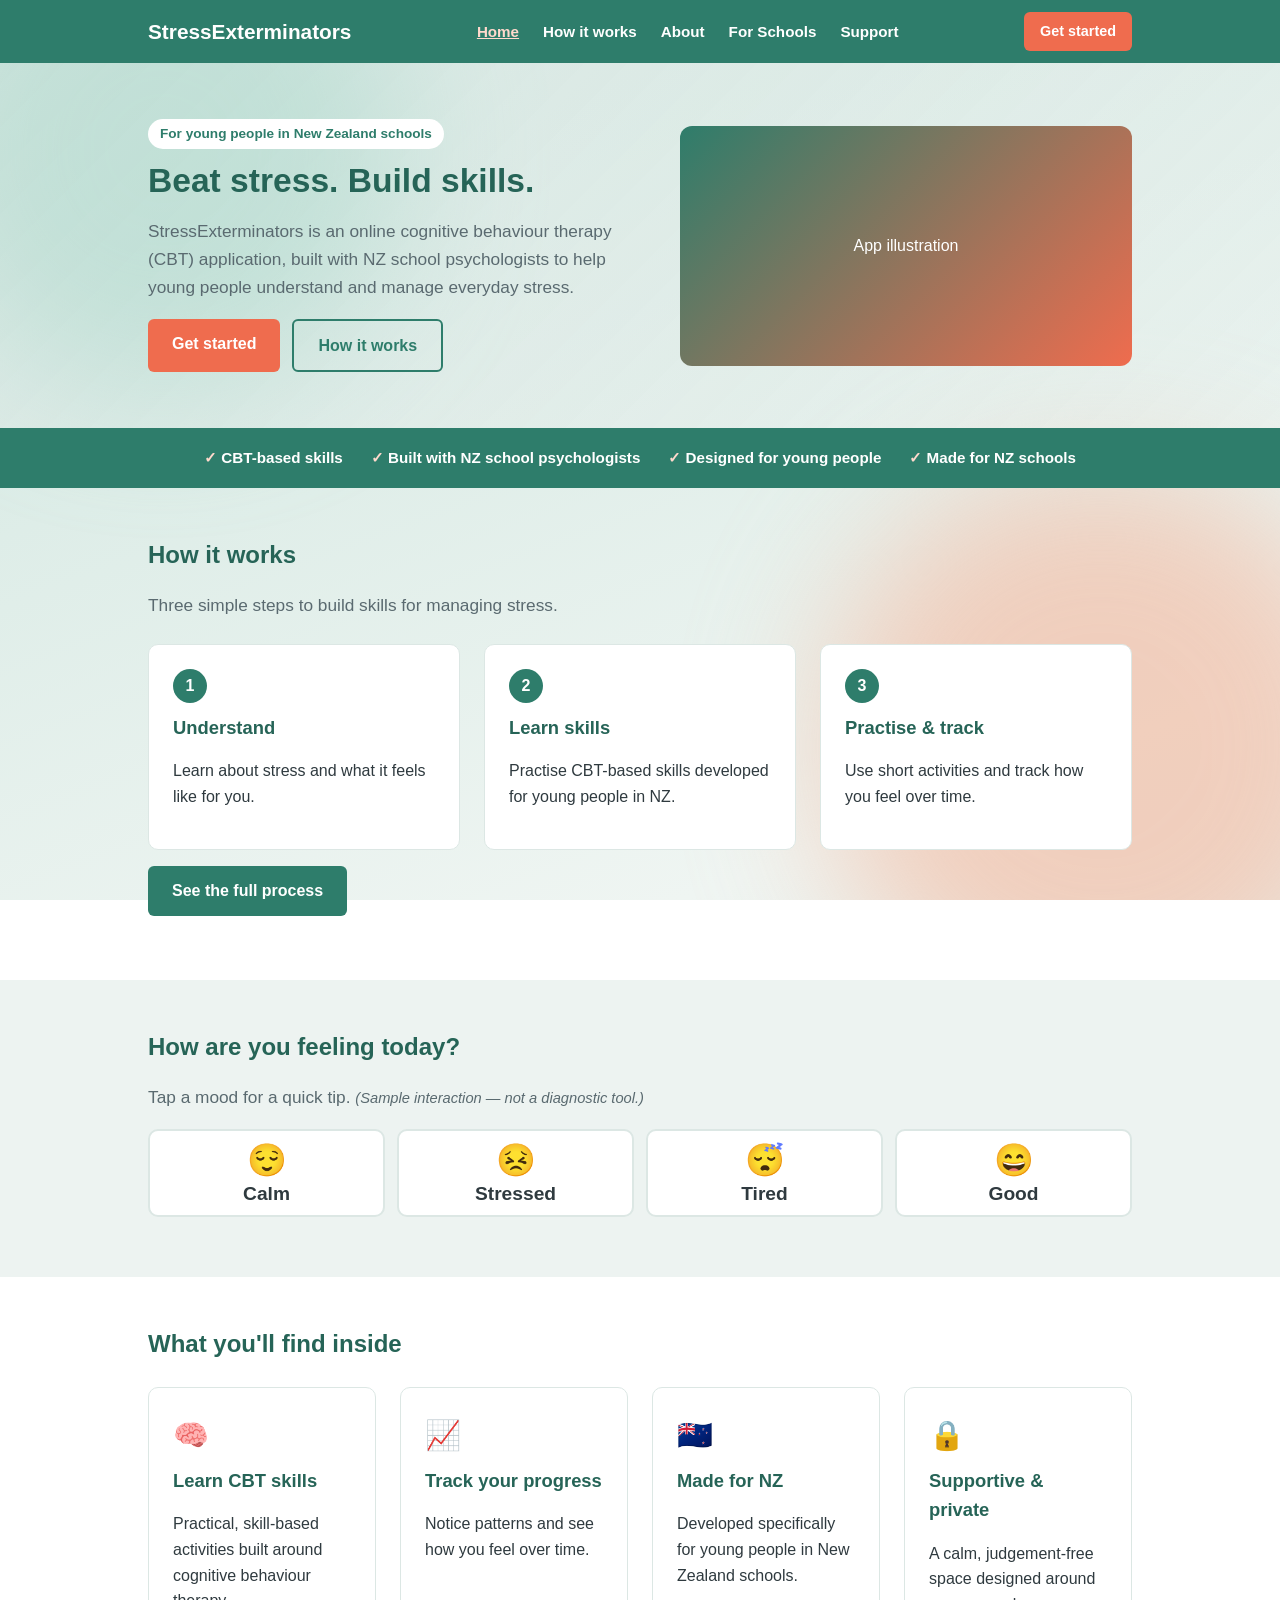
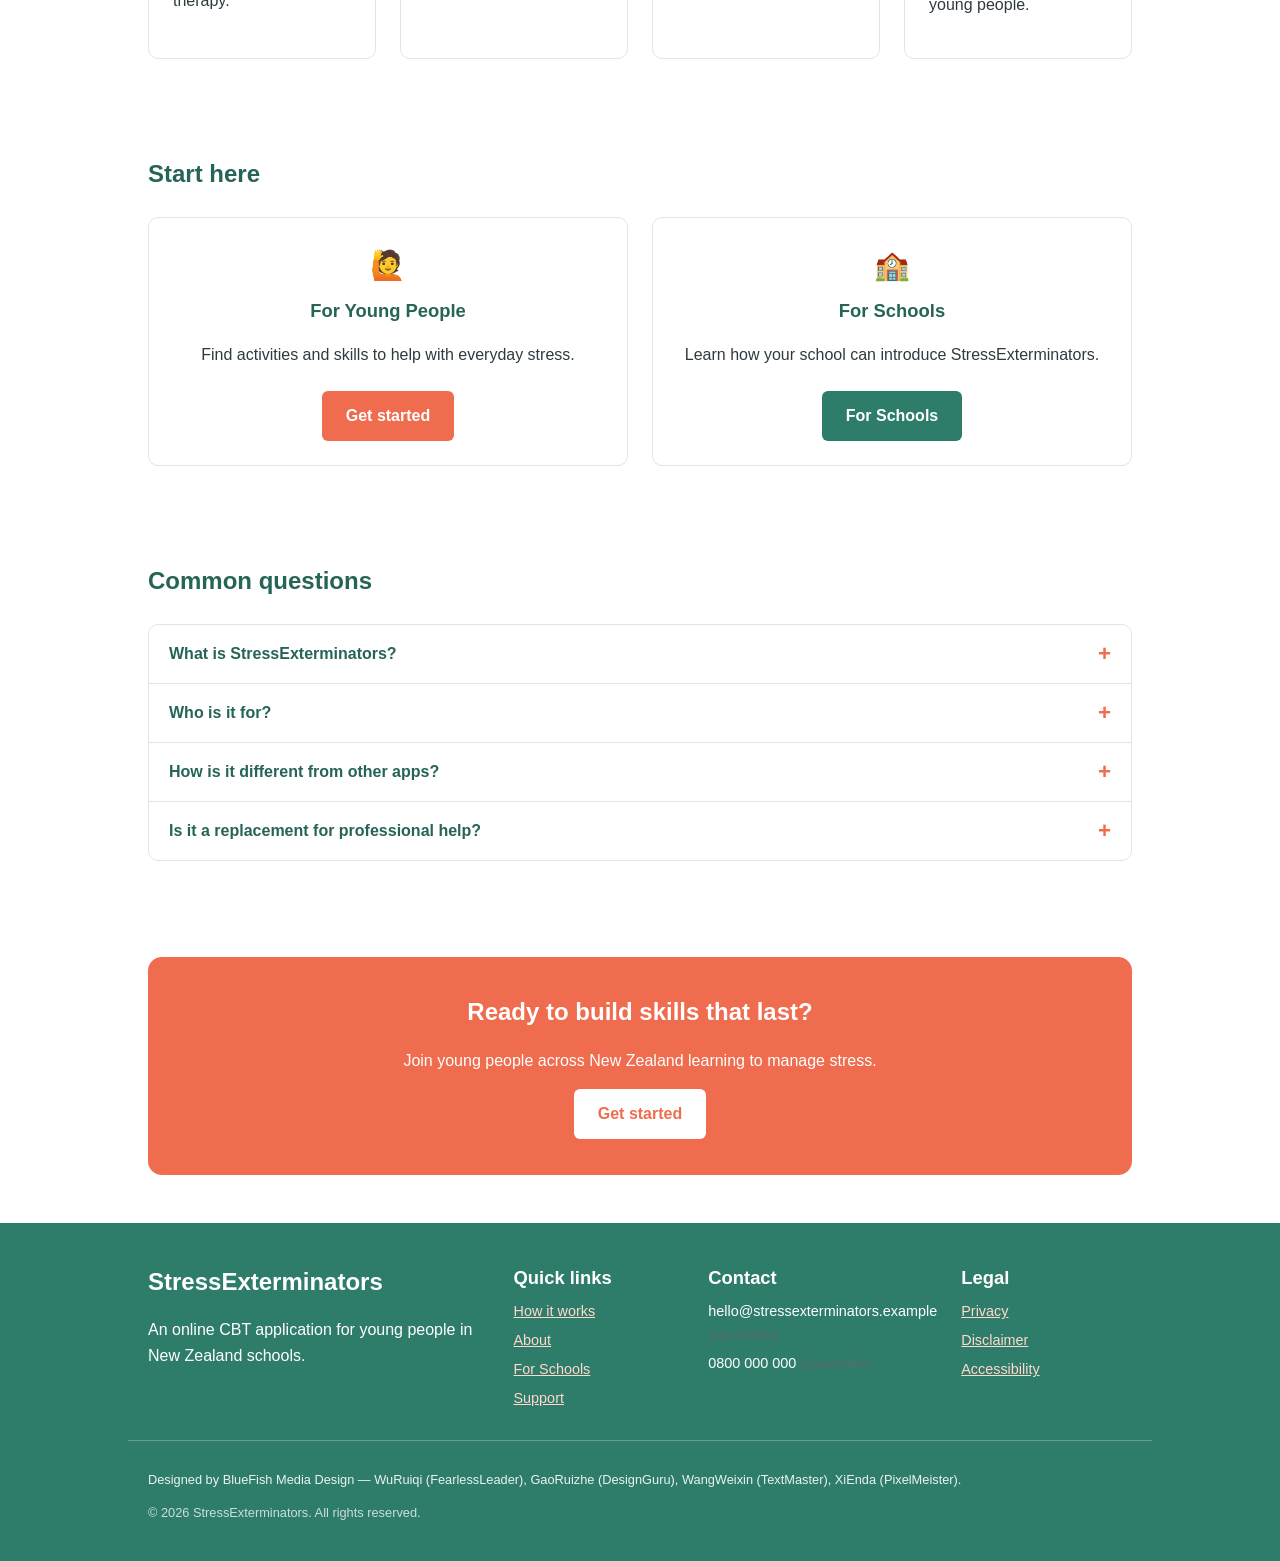
<file: index.html>
<!DOCTYPE html>
<html lang="en">
<head>
  <meta charset="UTF-8">
  <meta name="viewport" content="width=device-width, initial-scale=1.0">
  <title>StressExterminators | Beat Stress, Build Skills</title>
  <meta name="description" content="StressExterminators is an online CBT application for young people in New Zealand schools.">
  <link rel="stylesheet" href="styles.css?v=3">
</head>
<body>
  <div class="bg" aria-hidden="true"></div>
  <div class="particles" aria-hidden="true"></div>
  <a class="skip-link" href="#main">Skip to content</a>

  <header class="site-header">
    <div class="container header-inner">
      <a class="logo" href="index.html">StressExterminators</a>
      <button class="nav-toggle" aria-label="Open menu" aria-expanded="false">☰</button>
      <nav aria-label="Main navigation" class="main-nav">
        <ul class="nav-list">
          <li><a href="index.html" aria-current="page">Home</a></li>
          <li><a href="how-it-works.html">How it works</a></li>
          <li><a href="about.html">About</a></li>
          <li><a href="for-schools.html">For Schools</a></li>
          <li><a href="support.html">Support</a></li>
        </ul>
      </nav>
      <a class="btn btn-small" href="get-started.html">Get started</a>
    </div>
  </header>

  <main id="main">
    <!-- Hero -->
    <section class="hero">
      <div class="container hero-inner">
        <div class="hero-text">
          <span class="hero-badge">For young people in New Zealand schools</span>
          <h1>Beat stress. Build skills.</h1>
          <p class="lead">StressExterminators is an online cognitive behaviour therapy (CBT) application, built with NZ school psychologists to help young people understand and manage everyday stress.</p>
          <div class="hero-actions">
            <a class="btn" href="get-started.html">Get started</a>
            <a class="btn btn-outline" href="how-it-works.html">How it works</a>
          </div>
        </div>
        <div class="hero-image" role="img" aria-label="Sample content: friendly illustration of a young person feeling calm and supported">
          App illustration
        </div>
      </div>
    </section>

    <!-- Trust bar -->
    <div class="trust-bar">
      <div class="container">
        <ul class="trust-list">
          <li>CBT-based skills</li>
          <li>Built with NZ school psychologists</li>
          <li>Designed for young people</li>
          <li>Made for NZ schools</li>
        </ul>
      </div>
    </div>

    <!-- How it works (preview) -->
    <section class="section">
      <div class="container">
        <div class="section-head">
          <h2>How it works</h2>
          <p class="lead">Three simple steps to build skills for managing stress.</p>
        </div>
        <div class="grid grid-3">
          <div class="card">
            <span class="step-num">1</span>
            <h3>Understand</h3>
            <p>Learn about stress and what it feels like for you.</p>
          </div>
          <div class="card">
            <span class="step-num">2</span>
            <h3>Learn skills</h3>
            <p>Practise CBT-based skills developed for young people in NZ.</p>
          </div>
          <div class="card">
            <span class="step-num">3</span>
            <h3>Practise &amp; track</h3>
            <p>Use short activities and track how you feel over time.</p>
          </div>
        </div>
        <p style="margin-top:16px;"><a class="btn btn-secondary" href="how-it-works.html">See the full process</a></p>
      </div>
    </section>

    <!-- Mood picker (interactive demo) -->
    <section class="section section-tint">
      <div class="container">
        <h2>How are you feeling today?</h2>
        <p class="lead">Tap a mood for a quick tip. <span class="note">(Sample interaction — not a diagnostic tool.)</span></p>
        <div class="mood-picker" role="group" aria-label="How are you feeling today?"></div>
        <p class="mood-result" role="status"></p>
      </div>
    </section>

    <!-- Features -->
    <section class="section section-alt">
      <div class="container">
        <div class="section-head">
          <h2>What you'll find inside</h2>
        </div>
        <div class="grid grid-4">
          <div class="card">
            <div class="card-icon">🧠</div>
            <h3>Learn CBT skills</h3>
            <p>Practical, skill-based activities built around cognitive behaviour therapy.</p>
          </div>
          <div class="card">
            <div class="card-icon">📈</div>
            <h3>Track your progress</h3>
            <p>Notice patterns and see how you feel over time.</p>
          </div>
          <div class="card">
            <div class="card-icon">🇳🇿</div>
            <h3>Made for NZ</h3>
            <p>Developed specifically for young people in New Zealand schools.</p>
          </div>
          <div class="card">
            <div class="card-icon">🔒</div>
            <h3>Supportive &amp; private</h3>
            <p>A calm, judgement-free space designed around young people.</p>
          </div>
        </div>
      </div>
    </section>

    <!-- Dual audience entry -->
    <section class="section">
      <div class="container">
        <div class="section-head">
          <h2>Start here</h2>
        </div>
        <div class="grid grid-2">
          <div class="card entry-card">
            <div class="card-icon">🙋</div>
            <h3>For Young People</h3>
            <p>Find activities and skills to help with everyday stress.</p>
            <a class="btn" href="get-started.html">Get started</a>
          </div>
          <div class="card entry-card">
            <div class="card-icon">🏫</div>
            <h3>For Schools</h3>
            <p>Learn how your school can introduce StressExterminators.</p>
            <a class="btn btn-secondary" href="for-schools.html">For Schools</a>
          </div>
        </div>
      </div>
    </section>

    <!-- FAQ accordion -->
    <section class="section section-alt">
      <div class="container">
        <div class="section-head">
          <h2>Common questions</h2>
        </div>
        <div class="faq">
          <div class="faq-item">
            <button class="faq-q">What is StressExterminators?</button>
            <div class="faq-a"><p>An online CBT application for young people in New Zealand schools, developed by a team of NZ school psychologists.</p></div>
          </div>
          <div class="faq-item">
            <button class="faq-q">Who is it for?</button>
            <div class="faq-a"><p>Young people in New Zealand schools, plus the schools and families who support them.</p></div>
          </div>
          <div class="faq-item">
            <button class="faq-q">How is it different from other apps?</button>
            <div class="faq-a"><p>It is a CBT-based approach designed specifically for the New Zealand school context.</p></div>
          </div>
          <div class="faq-item">
            <button class="faq-q">Is it a replacement for professional help?</button>
            <div class="faq-a"><p>No. It supports skill-building and is not a substitute for professional care. Talk to a trusted adult or see our <a href="support.html">Support</a> page for help.</p></div>
          </div>
        </div>
      </div>
    </section>

    <!-- CTA band -->
    <section class="section">
      <div class="container">
        <div class="cta-band">
          <h2>Ready to build skills that last?</h2>
          <p>Join young people across New Zealand learning to manage stress.</p>
          <a class="btn" href="get-started.html">Get started</a>
        </div>
      </div>
    </section>
  </main>

  <footer class="site-footer">
    <div class="container footer-grid">
      <div>
        <h2>StressExterminators</h2>
        <p>An online CBT application for young people in New Zealand schools.</p>
      </div>
      <nav aria-label="Footer">
        <h3>Quick links</h3>
        <ul>
          <li><a href="how-it-works.html">How it works</a></li>
          <li><a href="about.html">About</a></li>
          <li><a href="for-schools.html">For Schools</a></li>
          <li><a href="support.html">Support</a></li>
        </ul>
      </nav>
      <div>
        <h3>Contact</h3>
        <ul>
          <li>hello@stressexterminators.example <span class="note">(placeholder)</span></li>
          <li>0800 000 000 <span class="note">(placeholder)</span></li>
        </ul>
      </div>
      <div>
        <h3>Legal</h3>
        <ul>
          <li><a href="#">Privacy</a></li>
          <li><a href="#">Disclaimer</a></li>
          <li><a href="#">Accessibility</a></li>
        </ul>
      </div>
    </div>
    <div class="container footer-bottom">
      <p class="team-credit">Designed by BlueFish Media Design — WuRuiqi (FearlessLeader), GaoRuizhe (DesignGuru), WangWeixin (TextMaster), XiEnda (PixelMeister).</p>
      <p class="copyright">© 2026 StressExterminators. All rights reserved.</p>
    </div>
  </footer>

  <script src="script.js?v=3"></script>
</body>
</html>
</file>
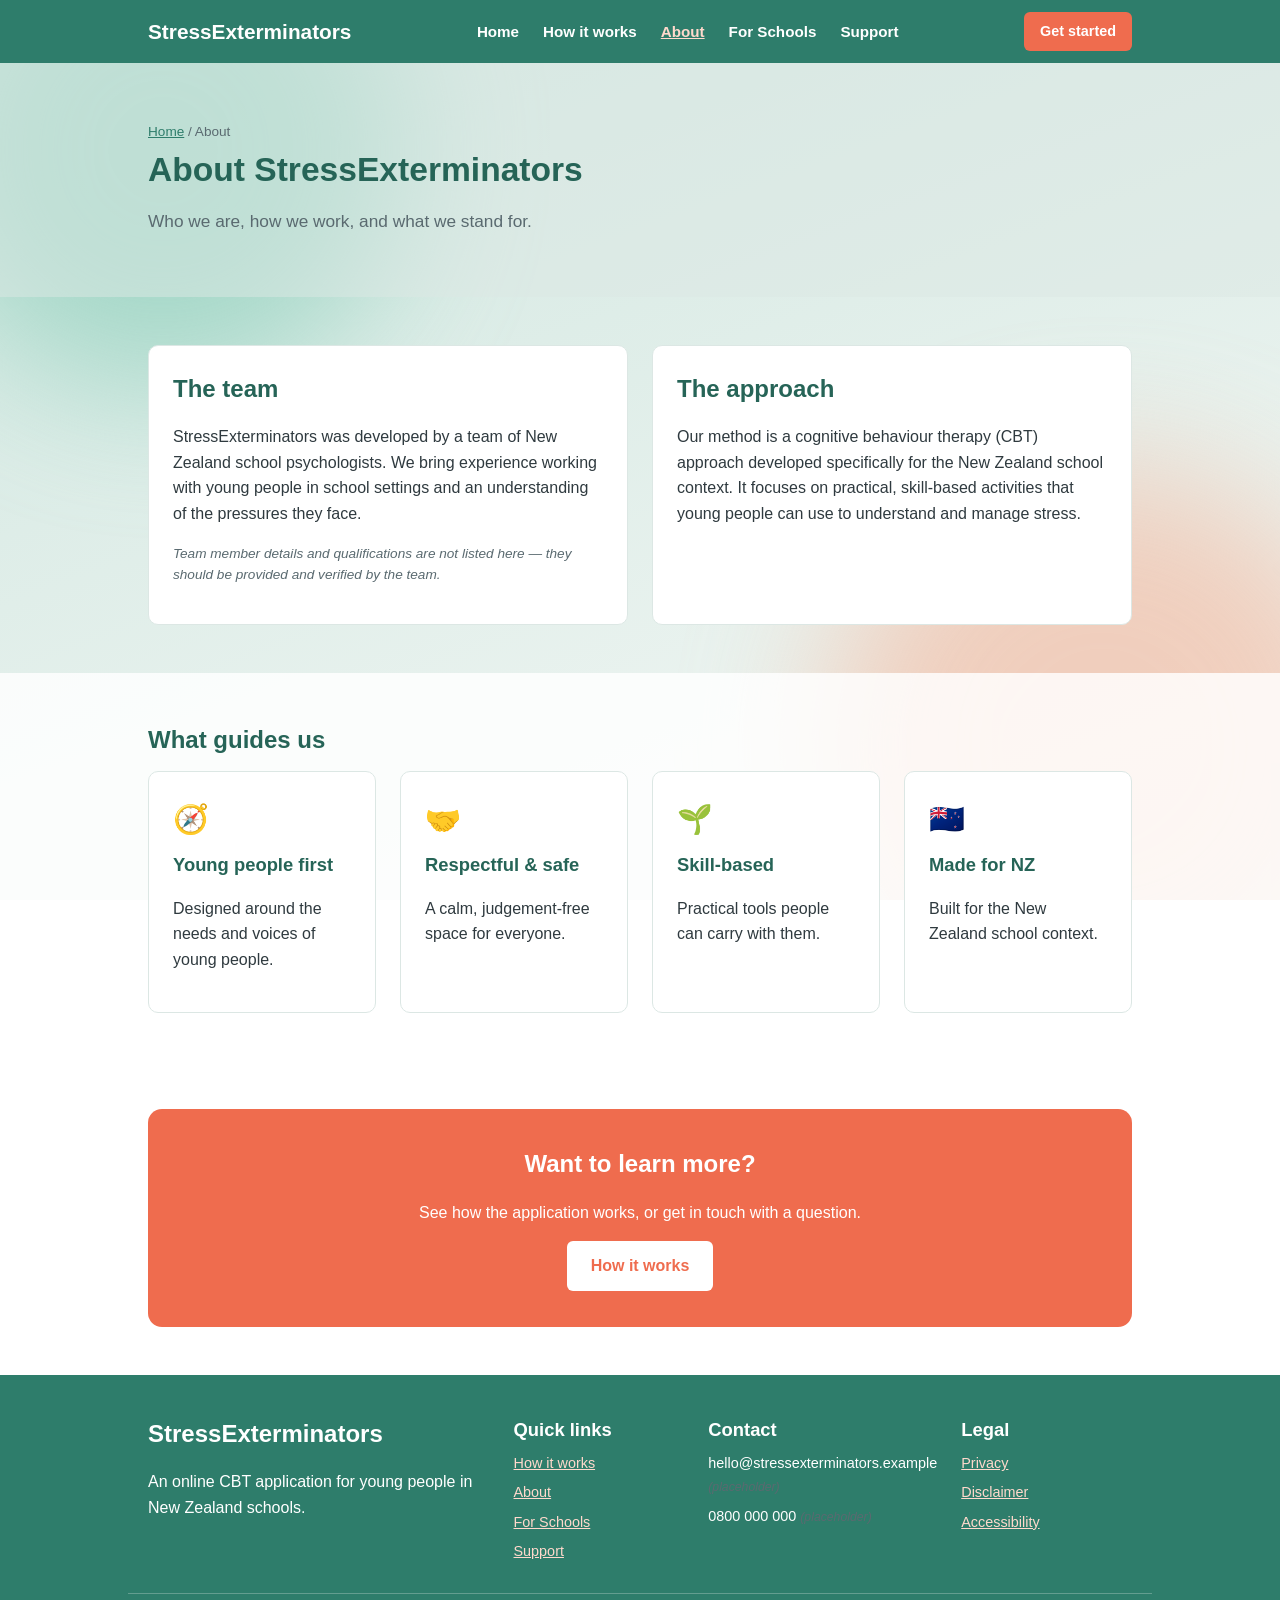
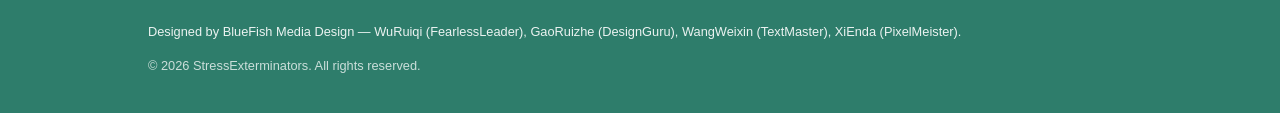
<file: about.html>
<!DOCTYPE html>
<html lang="en">
<head>
  <meta charset="UTF-8">
  <meta name="viewport" content="width=device-width, initial-scale=1.0">
  <title>About | StressExterminators</title>
  <meta name="description" content="About StressExterminators — the team, the approach, and the values.">
  <link rel="stylesheet" href="styles.css?v=3">
</head>
<body>
  <div class="bg" aria-hidden="true"></div>
  <div class="particles" aria-hidden="true"></div>
  <a class="skip-link" href="#main">Skip to content</a>

  <header class="site-header">
    <div class="container header-inner">
      <a class="logo" href="index.html">StressExterminators</a>
      <button class="nav-toggle" aria-label="Open menu" aria-expanded="false">☰</button>
      <nav aria-label="Main navigation" class="main-nav">
        <ul class="nav-list">
          <li><a href="index.html">Home</a></li>
          <li><a href="how-it-works.html">How it works</a></li>
          <li><a href="about.html" aria-current="page">About</a></li>
          <li><a href="for-schools.html">For Schools</a></li>
          <li><a href="support.html">Support</a></li>
        </ul>
      </nav>
      <a class="btn btn-small" href="get-started.html">Get started</a>
    </div>
  </header>

  <main id="main">
    <section class="page-hero">
      <div class="container">
        <p class="breadcrumb"><a href="index.html">Home</a> / About</p>
        <h1>About StressExterminators</h1>
        <p class="lead">Who we are, how we work, and what we stand for.</p>
      </div>
    </section>

    <section class="section">
      <div class="container">
        <div class="grid grid-2">
          <div class="card">
            <h2>The team</h2>
            <p>StressExterminators was developed by a team of New Zealand school psychologists. We bring experience working with young people in school settings and an understanding of the pressures they face.</p>
            <p class="note">Team member details and qualifications are not listed here — they should be provided and verified by the team.</p>
          </div>
          <div class="card">
            <h2>The approach</h2>
            <p>Our method is a cognitive behaviour therapy (CBT) approach developed specifically for the New Zealand school context. It focuses on practical, skill-based activities that young people can use to understand and manage stress.</p>
          </div>
        </div>
      </div>
    </section>

    <section class="section section-alt">
      <div class="container">
        <h2>What guides us</h2>
        <div class="grid grid-4">
          <div class="card">
            <div class="card-icon">🧭</div>
            <h3>Young people first</h3>
            <p>Designed around the needs and voices of young people.</p>
          </div>
          <div class="card">
            <div class="card-icon">🤝</div>
            <h3>Respectful &amp; safe</h3>
            <p>A calm, judgement-free space for everyone.</p>
          </div>
          <div class="card">
            <div class="card-icon">🌱</div>
            <h3>Skill-based</h3>
            <p>Practical tools people can carry with them.</p>
          </div>
          <div class="card">
            <div class="card-icon">🇳🇿</div>
            <h3>Made for NZ</h3>
            <p>Built for the New Zealand school context.</p>
          </div>
        </div>
      </div>
    </section>

    <section class="section">
      <div class="container">
        <div class="cta-band">
          <h2>Want to learn more?</h2>
          <p>See how the application works, or get in touch with a question.</p>
          <a class="btn" href="how-it-works.html">How it works</a>
        </div>
      </div>
    </section>
  </main>

  <footer class="site-footer">
    <div class="container footer-grid">
      <div>
        <h2>StressExterminators</h2>
        <p>An online CBT application for young people in New Zealand schools.</p>
      </div>
      <nav aria-label="Footer">
        <h3>Quick links</h3>
        <ul>
          <li><a href="how-it-works.html">How it works</a></li>
          <li><a href="about.html">About</a></li>
          <li><a href="for-schools.html">For Schools</a></li>
          <li><a href="support.html">Support</a></li>
        </ul>
      </nav>
      <div>
        <h3>Contact</h3>
        <ul>
          <li>hello@stressexterminators.example <span class="note">(placeholder)</span></li>
          <li>0800 000 000 <span class="note">(placeholder)</span></li>
        </ul>
      </div>
      <div>
        <h3>Legal</h3>
        <ul>
          <li><a href="#">Privacy</a></li>
          <li><a href="#">Disclaimer</a></li>
          <li><a href="#">Accessibility</a></li>
        </ul>
      </div>
    </div>
    <div class="container footer-bottom">
      <p class="team-credit">Designed by BlueFish Media Design — WuRuiqi (FearlessLeader), GaoRuizhe (DesignGuru), WangWeixin (TextMaster), XiEnda (PixelMeister).</p>
      <p class="copyright">© 2026 StressExterminators. All rights reserved.</p>
    </div>
  </footer>

  <script src="script.js?v=3"></script>
</body>
</html>
</file>
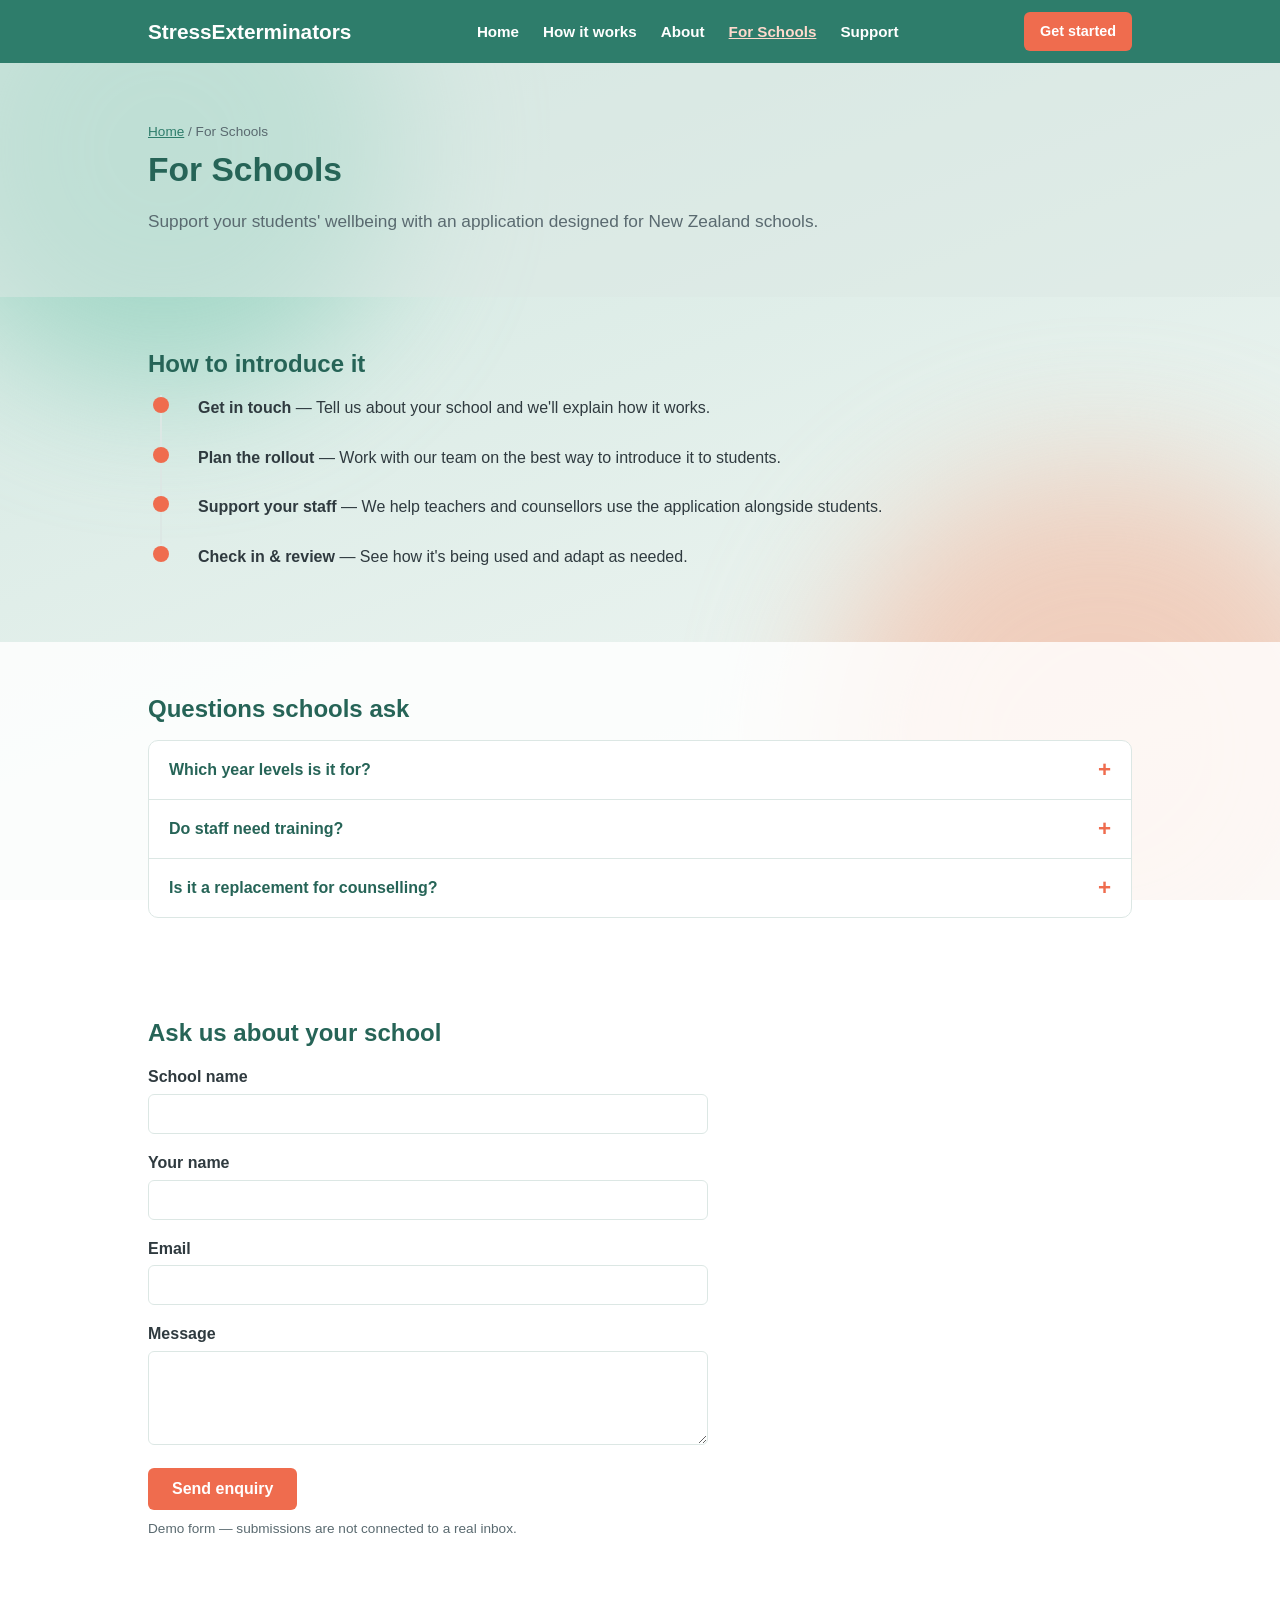
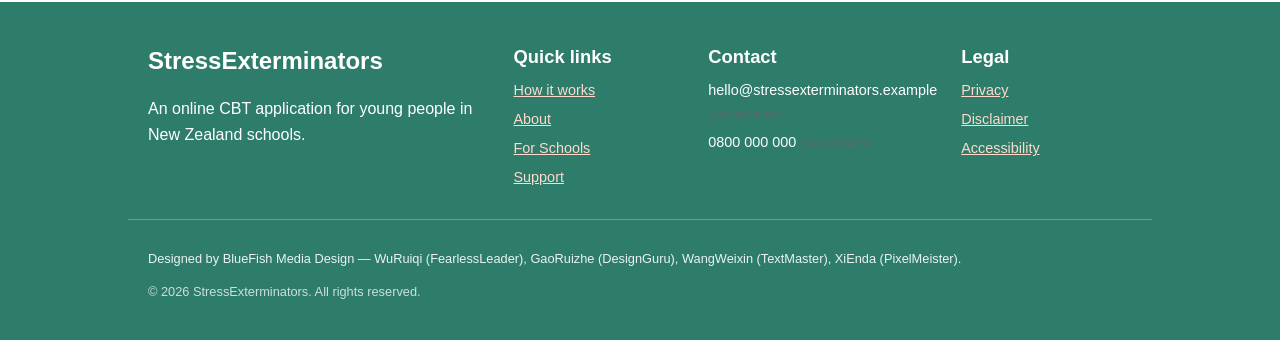
<file: for-schools.html>
<!DOCTYPE html>
<html lang="en">
<head>
  <meta charset="UTF-8">
  <meta name="viewport" content="width=device-width, initial-scale=1.0">
  <title>For Schools | StressExterminators</title>
  <meta name="description" content="How schools can introduce StressExterminators.">
  <link rel="stylesheet" href="styles.css?v=3">
</head>
<body>
  <div class="bg" aria-hidden="true"></div>
  <div class="particles" aria-hidden="true"></div>
  <a class="skip-link" href="#main">Skip to content</a>

  <header class="site-header">
    <div class="container header-inner">
      <a class="logo" href="index.html">StressExterminators</a>
      <button class="nav-toggle" aria-label="Open menu" aria-expanded="false">☰</button>
      <nav aria-label="Main navigation" class="main-nav">
        <ul class="nav-list">
          <li><a href="index.html">Home</a></li>
          <li><a href="how-it-works.html">How it works</a></li>
          <li><a href="about.html">About</a></li>
          <li><a href="for-schools.html" aria-current="page">For Schools</a></li>
          <li><a href="support.html">Support</a></li>
        </ul>
      </nav>
      <a class="btn btn-small" href="get-started.html">Get started</a>
    </div>
  </header>

  <main id="main">
    <section class="page-hero">
      <div class="container">
        <p class="breadcrumb"><a href="index.html">Home</a> / For Schools</p>
        <h1>For Schools</h1>
        <p class="lead">Support your students' wellbeing with an application designed for New Zealand schools.</p>
      </div>
    </section>

    <section class="section">
      <div class="container">
        <h2>How to introduce it</h2>
        <ol class="timeline">
          <li><strong>Get in touch</strong> — Tell us about your school and we'll explain how it works.</li>
          <li><strong>Plan the rollout</strong> — Work with our team on the best way to introduce it to students.</li>
          <li><strong>Support your staff</strong> — We help teachers and counsellors use the application alongside students.</li>
          <li><strong>Check in &amp; review</strong> — See how it's being used and adapt as needed.</li>
        </ol>
      </div>
    </section>

    <section class="section section-alt">
      <div class="container">
        <h2>Questions schools ask</h2>
        <div class="faq">
          <div class="faq-item">
            <button class="faq-q">Which year levels is it for?</button>
            <div class="faq-a"><p>It is designed for young people in New Zealand schools. <span class="note">(Specific year levels to be confirmed by the team.)</span></p></div>
          </div>
          <div class="faq-item">
            <button class="faq-q">Do staff need training?</button>
            <div class="faq-a"><p>We provide guidance to help teachers and counsellors use it alongside students.</p></div>
          </div>
          <div class="faq-item">
            <button class="faq-q">Is it a replacement for counselling?</button>
            <div class="faq-a"><p>No. It supports skill-building and works alongside existing wellbeing support, not instead of it.</p></div>
          </div>
        </div>
      </div>
    </section>

    <section class="section">
      <div class="container">
        <h2>Ask us about your school</h2>
        <form class="form" data-demo>
          <div class="form-field">
            <label for="school-name">School name</label>
            <input id="school-name" name="school-name" type="text" required>
          </div>
          <div class="form-field">
            <label for="contact-name">Your name</label>
            <input id="contact-name" name="contact-name" type="text" required>
          </div>
          <div class="form-field">
            <label for="email">Email</label>
            <input id="email" name="email" type="email" required>
          </div>
          <div class="form-field">
            <label for="message">Message</label>
            <textarea id="message" name="message" rows="4"></textarea>
          </div>
          <button class="btn" type="submit">Send enquiry</button>
          <p class="form-note">Demo form — submissions are not connected to a real inbox.</p>
          <p class="form-msg" role="status"></p>
        </form>
      </div>
    </section>
  </main>

  <footer class="site-footer">
    <div class="container footer-grid">
      <div>
        <h2>StressExterminators</h2>
        <p>An online CBT application for young people in New Zealand schools.</p>
      </div>
      <nav aria-label="Footer">
        <h3>Quick links</h3>
        <ul>
          <li><a href="how-it-works.html">How it works</a></li>
          <li><a href="about.html">About</a></li>
          <li><a href="for-schools.html">For Schools</a></li>
          <li><a href="support.html">Support</a></li>
        </ul>
      </nav>
      <div>
        <h3>Contact</h3>
        <ul>
          <li>hello@stressexterminators.example <span class="note">(placeholder)</span></li>
          <li>0800 000 000 <span class="note">(placeholder)</span></li>
        </ul>
      </div>
      <div>
        <h3>Legal</h3>
        <ul>
          <li><a href="#">Privacy</a></li>
          <li><a href="#">Disclaimer</a></li>
          <li><a href="#">Accessibility</a></li>
        </ul>
      </div>
    </div>
    <div class="container footer-bottom">
      <p class="team-credit">Designed by BlueFish Media Design — WuRuiqi (FearlessLeader), GaoRuizhe (DesignGuru), WangWeixin (TextMaster), XiEnda (PixelMeister).</p>
      <p class="copyright">© 2026 StressExterminators. All rights reserved.</p>
    </div>
  </footer>

  <script src="script.js?v=3"></script>
</body>
</html>
</file>
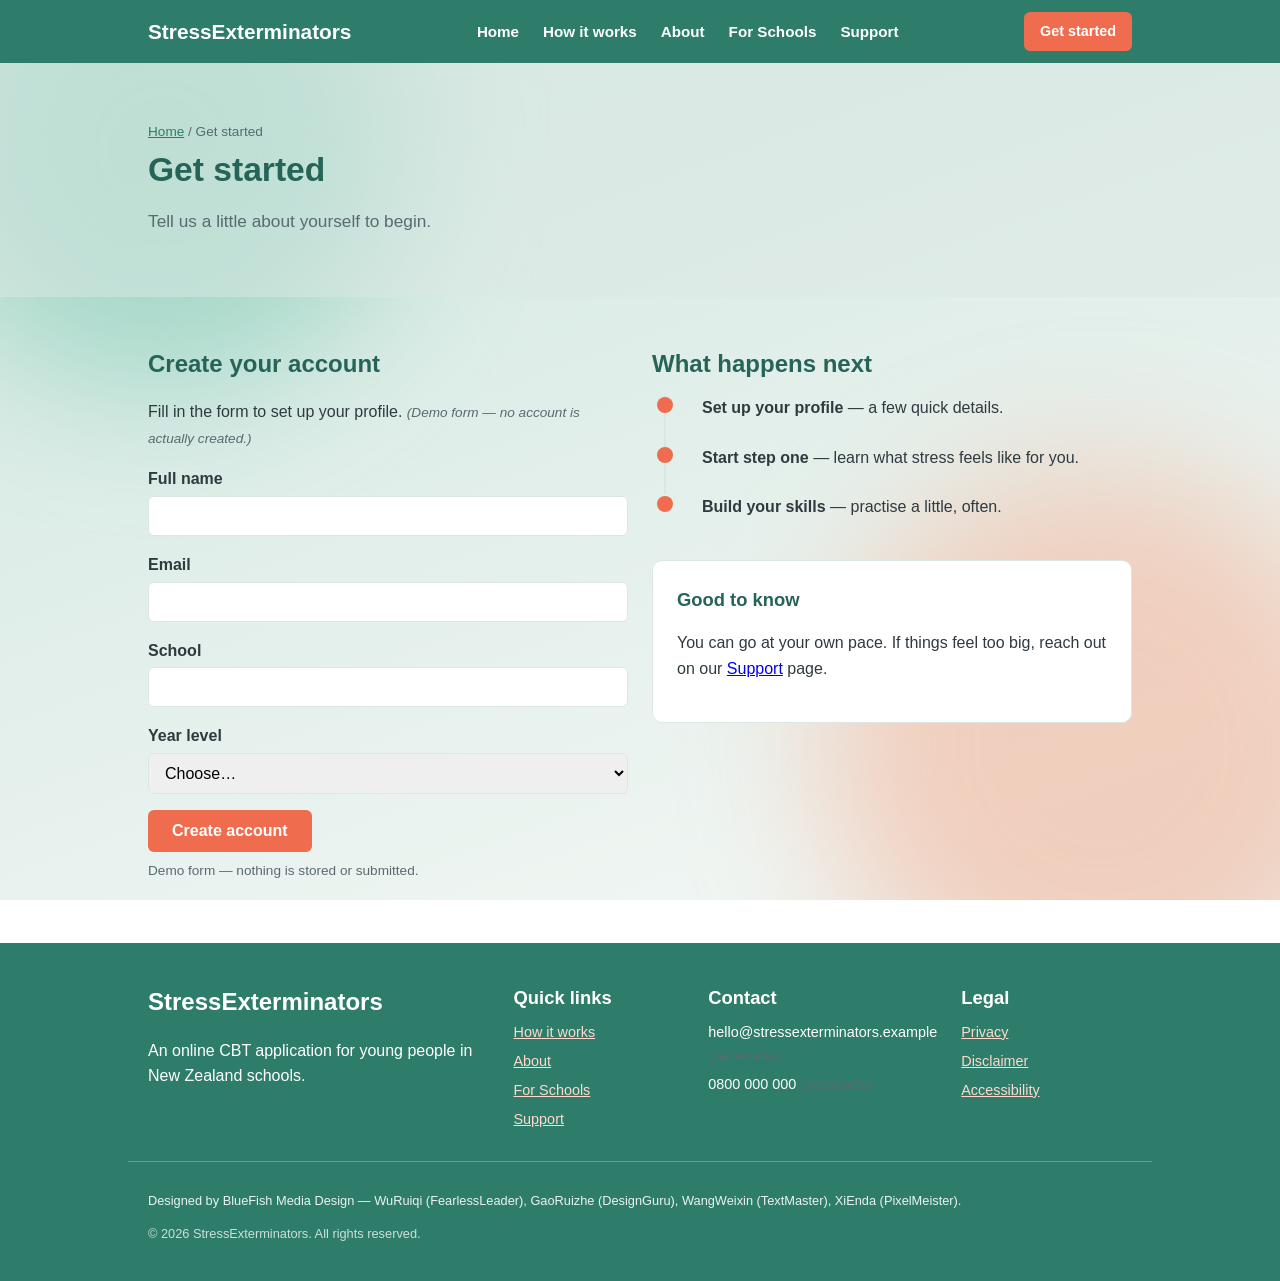
<file: get-started.html>
<!DOCTYPE html>
<html lang="en">
<head>
  <meta charset="UTF-8">
  <meta name="viewport" content="width=device-width, initial-scale=1.0">
  <title>Get started | StressExterminators</title>
  <meta name="description" content="Get started with StressExterminators.">
  <link rel="stylesheet" href="styles.css?v=3">
</head>
<body>
  <div class="bg" aria-hidden="true"></div>
  <div class="particles" aria-hidden="true"></div>
  <a class="skip-link" href="#main">Skip to content</a>

  <header class="site-header">
    <div class="container header-inner">
      <a class="logo" href="index.html">StressExterminators</a>
      <button class="nav-toggle" aria-label="Open menu" aria-expanded="false">☰</button>
      <nav aria-label="Main navigation" class="main-nav">
        <ul class="nav-list">
          <li><a href="index.html">Home</a></li>
          <li><a href="how-it-works.html">How it works</a></li>
          <li><a href="about.html">About</a></li>
          <li><a href="for-schools.html">For Schools</a></li>
          <li><a href="support.html">Support</a></li>
        </ul>
      </nav>
      <a class="btn btn-small" href="get-started.html" aria-current="page">Get started</a>
    </div>
  </header>

  <main id="main">
    <section class="page-hero">
      <div class="container">
        <p class="breadcrumb"><a href="index.html">Home</a> / Get started</p>
        <h1>Get started</h1>
        <p class="lead">Tell us a little about yourself to begin.</p>
      </div>
    </section>

    <section class="section">
      <div class="container">
        <div class="grid grid-2">
          <div>
            <h2>Create your account</h2>
            <p>Fill in the form to set up your profile. <span class="note">(Demo form — no account is actually created.)</span></p>
            <form class="form" data-demo>
              <div class="form-field">
                <label for="fullname">Full name</label>
                <input id="fullname" name="fullname" type="text" required>
              </div>
              <div class="form-field">
                <label for="email">Email</label>
                <input id="email" name="email" type="email" required>
              </div>
              <div class="form-field">
                <label for="school">School</label>
                <input id="school" name="school" type="text">
              </div>
              <div class="form-field">
                <label for="year">Year level</label>
                <select id="year" name="year">
                  <option value="">Choose…</option>
                  <option>Year 7–8</option>
                  <option>Year 9–10</option>
                  <option>Year 11–13</option>
                </select>
              </div>
              <button class="btn" type="submit">Create account</button>
              <p class="form-note">Demo form — nothing is stored or submitted.</p>
              <p class="form-msg" role="status"></p>
            </form>
          </div>
          <div>
            <h2>What happens next</h2>
            <ol class="timeline">
              <li><strong>Set up your profile</strong> — a few quick details.</li>
              <li><strong>Start step one</strong> — learn what stress feels like for you.</li>
              <li><strong>Build your skills</strong> — practise a little, often.</li>
            </ol>
            <div class="card" style="margin-top:16px;">
              <h3>Good to know</h3>
              <p>You can go at your own pace. If things feel too big, reach out on our <a href="support.html">Support</a> page.</p>
            </div>
          </div>
        </div>
      </div>
    </section>
  </main>

  <footer class="site-footer">
    <div class="container footer-grid">
      <div>
        <h2>StressExterminators</h2>
        <p>An online CBT application for young people in New Zealand schools.</p>
      </div>
      <nav aria-label="Footer">
        <h3>Quick links</h3>
        <ul>
          <li><a href="how-it-works.html">How it works</a></li>
          <li><a href="about.html">About</a></li>
          <li><a href="for-schools.html">For Schools</a></li>
          <li><a href="support.html">Support</a></li>
        </ul>
      </nav>
      <div>
        <h3>Contact</h3>
        <ul>
          <li>hello@stressexterminators.example <span class="note">(placeholder)</span></li>
          <li>0800 000 000 <span class="note">(placeholder)</span></li>
        </ul>
      </div>
      <div>
        <h3>Legal</h3>
        <ul>
          <li><a href="#">Privacy</a></li>
          <li><a href="#">Disclaimer</a></li>
          <li><a href="#">Accessibility</a></li>
        </ul>
      </div>
    </div>
    <div class="container footer-bottom">
      <p class="team-credit">Designed by BlueFish Media Design — WuRuiqi (FearlessLeader), GaoRuizhe (DesignGuru), WangWeixin (TextMaster), XiEnda (PixelMeister).</p>
      <p class="copyright">© 2026 StressExterminators. All rights reserved.</p>
    </div>
  </footer>

  <script src="script.js?v=3"></script>
</body>
</html>
</file>
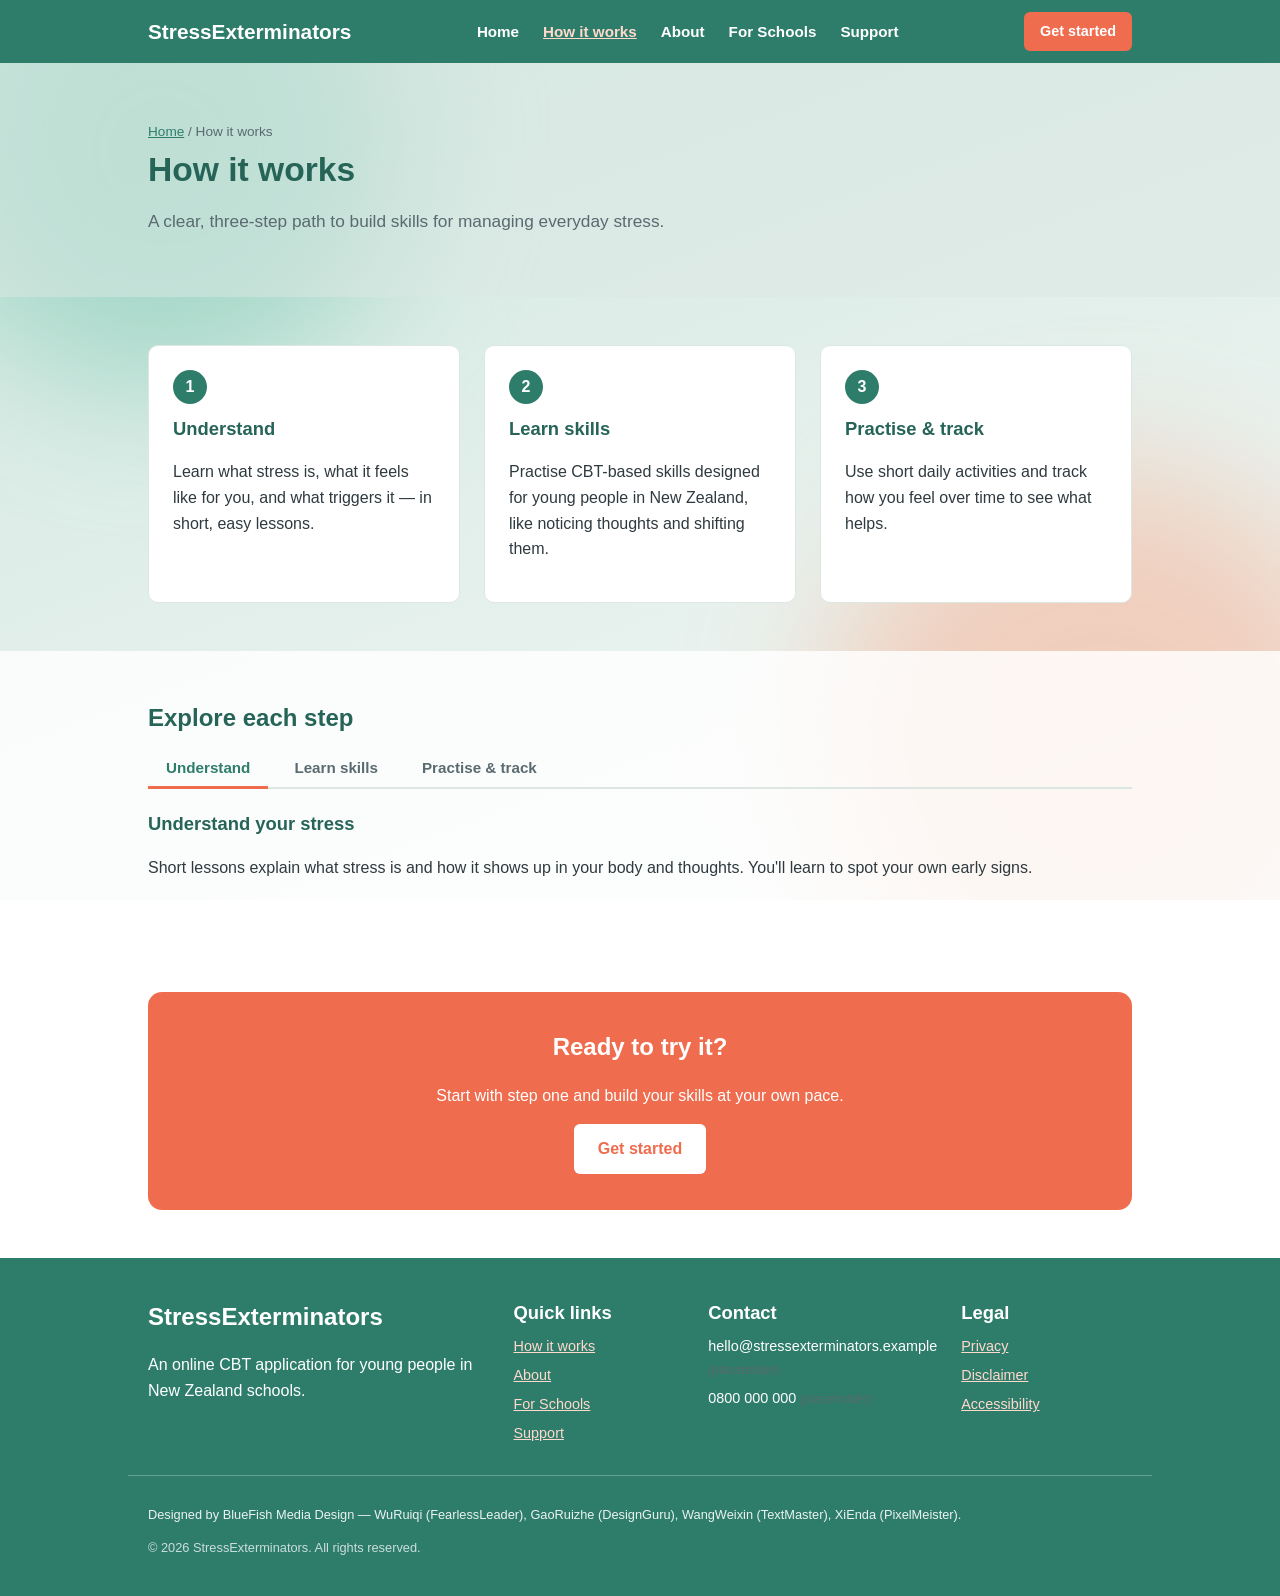
<file: how-it-works.html>
<!DOCTYPE html>
<html lang="en">
<head>
  <meta charset="UTF-8">
  <meta name="viewport" content="width=device-width, initial-scale=1.0">
  <title>How it works | StressExterminators</title>
  <meta name="description" content="How the StressExterminators CBT application works.">
  <link rel="stylesheet" href="styles.css?v=3">
</head>
<body>
  <div class="bg" aria-hidden="true"></div>
  <div class="particles" aria-hidden="true"></div>
  <a class="skip-link" href="#main">Skip to content</a>

  <header class="site-header">
    <div class="container header-inner">
      <a class="logo" href="index.html">StressExterminators</a>
      <button class="nav-toggle" aria-label="Open menu" aria-expanded="false">☰</button>
      <nav aria-label="Main navigation" class="main-nav">
        <ul class="nav-list">
          <li><a href="index.html">Home</a></li>
          <li><a href="how-it-works.html" aria-current="page">How it works</a></li>
          <li><a href="about.html">About</a></li>
          <li><a href="for-schools.html">For Schools</a></li>
          <li><a href="support.html">Support</a></li>
        </ul>
      </nav>
      <a class="btn btn-small" href="get-started.html">Get started</a>
    </div>
  </header>

  <main id="main">
    <section class="page-hero">
      <div class="container">
        <p class="breadcrumb"><a href="index.html">Home</a> / How it works</p>
        <h1>How it works</h1>
        <p class="lead">A clear, three-step path to build skills for managing everyday stress.</p>
      </div>
    </section>

    <section class="section">
      <div class="container">
        <div class="grid grid-3">
          <div class="card">
            <span class="step-num">1</span>
            <h3>Understand</h3>
            <p>Learn what stress is, what it feels like for you, and what triggers it — in short, easy lessons.</p>
          </div>
          <div class="card">
            <span class="step-num">2</span>
            <h3>Learn skills</h3>
            <p>Practise CBT-based skills designed for young people in New Zealand, like noticing thoughts and shifting them.</p>
          </div>
          <div class="card">
            <span class="step-num">3</span>
            <h3>Practise &amp; track</h3>
            <p>Use short daily activities and track how you feel over time to see what helps.</p>
          </div>
        </div>
      </div>
    </section>

    <!-- Interactive tabs -->
    <section class="section section-alt">
      <div class="container">
        <h2>Explore each step</h2>
        <div class="tabs" data-panels=".how-tabs .tab-panel">
          <button class="tab-btn active" data-tab="tab-understand">Understand</button>
          <button class="tab-btn" data-tab="tab-learn">Learn skills</button>
          <button class="tab-btn" data-tab="tab-practise">Practise &amp; track</button>
        </div>
        <div class="how-tabs">
          <div class="tab-panel active" id="tab-understand">
            <h3>Understand your stress</h3>
            <p>Short lessons explain what stress is and how it shows up in your body and thoughts. You'll learn to spot your own early signs.</p>
          </div>
          <div class="tab-panel" id="tab-learn">
            <h3>Learn CBT skills</h3>
            <p>Guided activities introduce cognitive behaviour therapy skills — like noticing unhelpful thoughts and practising kinder, more balanced ways of thinking.</p>
          </div>
          <div class="tab-panel" id="tab-practise">
            <h3>Practise &amp; track</h3>
            <p>Quick check-ins and short exercises help you practise regularly and see your progress over time.</p>
          </div>
        </div>
      </div>
    </section>

    <section class="section">
      <div class="container">
        <div class="cta-band">
          <h2>Ready to try it?</h2>
          <p>Start with step one and build your skills at your own pace.</p>
          <a class="btn" href="get-started.html">Get started</a>
        </div>
      </div>
    </section>
  </main>

  <footer class="site-footer">
    <div class="container footer-grid">
      <div>
        <h2>StressExterminators</h2>
        <p>An online CBT application for young people in New Zealand schools.</p>
      </div>
      <nav aria-label="Footer">
        <h3>Quick links</h3>
        <ul>
          <li><a href="how-it-works.html">How it works</a></li>
          <li><a href="about.html">About</a></li>
          <li><a href="for-schools.html">For Schools</a></li>
          <li><a href="support.html">Support</a></li>
        </ul>
      </nav>
      <div>
        <h3>Contact</h3>
        <ul>
          <li>hello@stressexterminators.example <span class="note">(placeholder)</span></li>
          <li>0800 000 000 <span class="note">(placeholder)</span></li>
        </ul>
      </div>
      <div>
        <h3>Legal</h3>
        <ul>
          <li><a href="#">Privacy</a></li>
          <li><a href="#">Disclaimer</a></li>
          <li><a href="#">Accessibility</a></li>
        </ul>
      </div>
    </div>
    <div class="container footer-bottom">
      <p class="team-credit">Designed by BlueFish Media Design — WuRuiqi (FearlessLeader), GaoRuizhe (DesignGuru), WangWeixin (TextMaster), XiEnda (PixelMeister).</p>
      <p class="copyright">© 2026 StressExterminators. All rights reserved.</p>
    </div>
  </footer>

  <script src="script.js?v=3"></script>
</body>
</html>
</file>
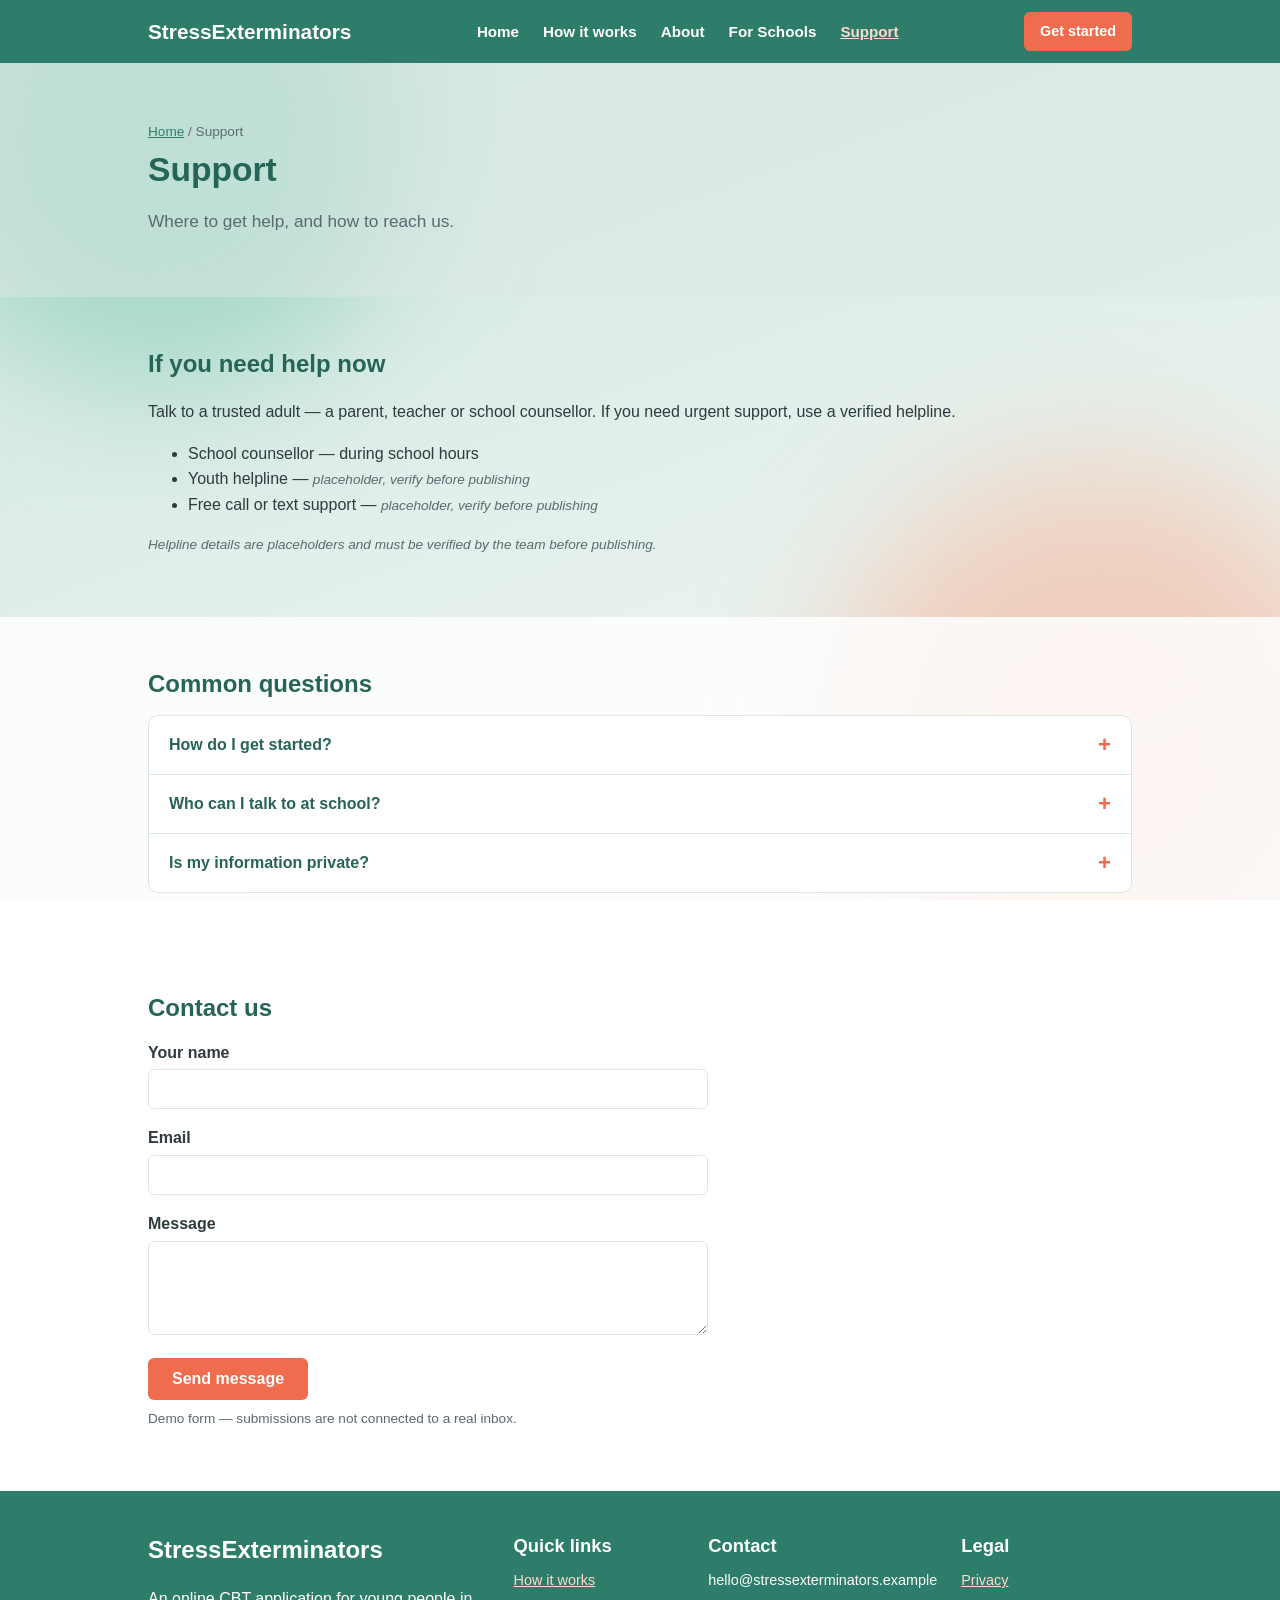
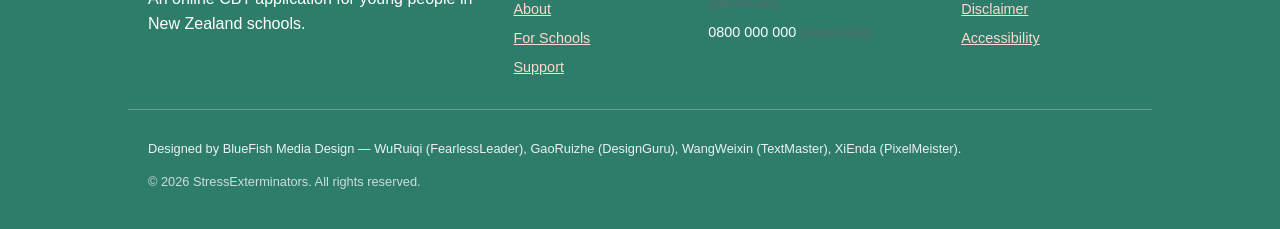
<file: support.html>
<!DOCTYPE html>
<html lang="en">
<head>
  <meta charset="UTF-8">
  <meta name="viewport" content="width=device-width, initial-scale=1.0">
  <title>Support | StressExterminators</title>
  <meta name="description" content="Support and help resources for StressExterminators users.">
  <link rel="stylesheet" href="styles.css?v=3">
</head>
<body>
  <div class="bg" aria-hidden="true"></div>
  <div class="particles" aria-hidden="true"></div>
  <a class="skip-link" href="#main">Skip to content</a>

  <header class="site-header">
    <div class="container header-inner">
      <a class="logo" href="index.html">StressExterminators</a>
      <button class="nav-toggle" aria-label="Open menu" aria-expanded="false">☰</button>
      <nav aria-label="Main navigation" class="main-nav">
        <ul class="nav-list">
          <li><a href="index.html">Home</a></li>
          <li><a href="how-it-works.html">How it works</a></li>
          <li><a href="about.html">About</a></li>
          <li><a href="for-schools.html">For Schools</a></li>
          <li><a href="support.html" aria-current="page">Support</a></li>
        </ul>
      </nav>
      <a class="btn btn-small" href="get-started.html">Get started</a>
    </div>
  </header>

  <main id="main">
    <section class="page-hero">
      <div class="container">
        <p class="breadcrumb"><a href="index.html">Home</a> / Support</p>
        <h1>Support</h1>
        <p class="lead">Where to get help, and how to reach us.</p>
      </div>
    </section>

    <section class="section">
      <div class="container">
        <h2>If you need help now</h2>
        <p>Talk to a trusted adult — a parent, teacher or school counsellor. If you need urgent support, use a verified helpline.</p>
        <ul>
          <li>School counsellor — during school hours</li>
          <li>Youth helpline — <span class="note">placeholder, verify before publishing</span></li>
          <li>Free call or text support — <span class="note">placeholder, verify before publishing</span></li>
        </ul>
        <p class="note">Helpline details are placeholders and must be verified by the team before publishing.</p>
      </div>
    </section>

    <section class="section section-alt">
      <div class="container">
        <h2>Common questions</h2>
        <div class="faq">
          <div class="faq-item">
            <button class="faq-q">How do I get started?</button>
            <div class="faq-a"><p>Head to <a href="get-started.html">Get started</a> and follow the steps.</p></div>
          </div>
          <div class="faq-item">
            <button class="faq-q">Who can I talk to at school?</button>
            <div class="faq-a"><p>Your teacher, dean or school counsellor is a good first point of contact.</p></div>
          </div>
          <div class="faq-item">
            <button class="faq-q">Is my information private?</button>
            <div class="faq-a"><p>Privacy is important to us. <span class="note">(A full privacy statement is to be provided by the team.)</span></p></div>
          </div>
        </div>
      </div>
    </section>

    <section class="section">
      <div class="container">
        <h2>Contact us</h2>
        <form class="form" data-demo>
          <div class="form-field">
            <label for="name">Your name</label>
            <input id="name" name="name" type="text" required>
          </div>
          <div class="form-field">
            <label for="email">Email</label>
            <input id="email" name="email" type="email" required>
          </div>
          <div class="form-field">
            <label for="message">Message</label>
            <textarea id="message" name="message" rows="4"></textarea>
          </div>
          <button class="btn" type="submit">Send message</button>
          <p class="form-note">Demo form — submissions are not connected to a real inbox.</p>
          <p class="form-msg" role="status"></p>
        </form>
      </div>
    </section>
  </main>

  <footer class="site-footer">
    <div class="container footer-grid">
      <div>
        <h2>StressExterminators</h2>
        <p>An online CBT application for young people in New Zealand schools.</p>
      </div>
      <nav aria-label="Footer">
        <h3>Quick links</h3>
        <ul>
          <li><a href="how-it-works.html">How it works</a></li>
          <li><a href="about.html">About</a></li>
          <li><a href="for-schools.html">For Schools</a></li>
          <li><a href="support.html">Support</a></li>
        </ul>
      </nav>
      <div>
        <h3>Contact</h3>
        <ul>
          <li>hello@stressexterminators.example <span class="note">(placeholder)</span></li>
          <li>0800 000 000 <span class="note">(placeholder)</span></li>
        </ul>
      </div>
      <div>
        <h3>Legal</h3>
        <ul>
          <li><a href="#">Privacy</a></li>
          <li><a href="#">Disclaimer</a></li>
          <li><a href="#">Accessibility</a></li>
        </ul>
      </div>
    </div>
    <div class="container footer-bottom">
      <p class="team-credit">Designed by BlueFish Media Design — WuRuiqi (FearlessLeader), GaoRuizhe (DesignGuru), WangWeixin (TextMaster), XiEnda (PixelMeister).</p>
      <p class="copyright">© 2026 StressExterminators. All rights reserved.</p>
    </div>
  </footer>

  <script src="script.js?v=3"></script>
</body>
</html>
</file>
<file: styles.css>
/* StressExterminators — multi-page sample layout (Jello centred, responsive) */

:root {
  --teal: #2E7D6B;    /* primary */
  --teal-dark: #1E5C4E;
  --teal-deep: #266457;
  --coral: #EF6C4E;   /* accent */
  --coral-dark: #D6573A;
  --cream: #F6F8F7;   /* background */
  --ink: #2F3A3F;     /* body text */
  --mist: #DCE7E4;    /* borders / cards */
  --white: #FFFFFF;
  --muted: #5A6A70;
}

* { box-sizing: border-box; }

body {
  margin: 0;
  font-family: Arial, Helvetica, Verdana, sans-serif;
  font-size: 1em;
  line-height: 1.6;
  color: var(--ink);
  background: transparent;
}

/* Soothing animated background */
html { background: transparent; scroll-behavior: smooth; }
.bg {
  position: fixed;
  inset: 0;
  z-index: -1;
  overflow: hidden;
  background: linear-gradient(160deg, #CFE6DF, #EFF5F2 35%, #D8EAE4 65%, #F3E0D6);
  background-size: 240% 240%;
  animation: bgShift 40s ease-in-out infinite alternate;
}
.bg::before, .bg::after {
  content: "";
  position: absolute;
  border-radius: 50%;
  filter: blur(70px);
  opacity: 0.7;
}
.bg::before {
  width: 480px; height: 480px;
  background: #8FD0BC;
  top: -10%; left: -6%;
  animation: drift1 46s ease-in-out infinite alternate;
}
.bg::after {
  width: 560px; height: 560px;
  background: #F2BFA8;
  bottom: -14%; right: -8%;
  animation: drift2 52s ease-in-out infinite alternate;
}
@keyframes bgShift {
  from { background-position: 0% 0%; }
  to { background-position: 100% 100%; }
}
@keyframes drift1 {
  from { transform: translate(0, 0) scale(1); }
  to { transform: translate(18vw, 12vh) scale(1.28); }
}
@keyframes drift2 {
  from { transform: translate(0, 0) scale(1); }
  to { transform: translate(-16vw, -10vh) scale(1.32); }
}

/* Floating particles (soothing, above content but non-blocking) */
.particles {
  position: fixed;
  inset: 0;
  z-index: 2;
  pointer-events: none;
  overflow: hidden;
}
.particles span {
  position: absolute;
  bottom: -30px;
  border-radius: 50%;
  background: radial-gradient(circle, rgba(142, 208, 188, 0.55), rgba(142, 208, 188, 0));
  animation: rise 18s linear infinite;
}
@keyframes rise {
  0% { transform: translateY(0) translateX(0) scale(1); opacity: 0; }
  10% { opacity: 0.55; }
  85% { opacity: 0.15; }
  100% { transform: translateY(-115vh) translateX(50px) scale(1.4); opacity: 0; }
}

.container {
  width: 80%;
  max-width: 1080px;
  margin: 0 auto;
  padding: 0 20px;
}

/* Skip link */
.skip-link {
  position: absolute; left: -999px; top: 0;
  background: var(--teal); color: #fff; padding: 8px 12px; z-index: 200;
}
.skip-link:focus { left: 0; }

/* ---------- Header / navigation ---------- */
.site-header {
  background: var(--teal); color: #fff;
  position: sticky; top: 0; z-index: 100;
}
.header-inner {
  display: flex; align-items: center; justify-content: space-between;
  flex-wrap: wrap; gap: 12px; padding-top: 12px; padding-bottom: 12px;
}
.logo {
  font-family: Verdana, Arial, sans-serif; font-weight: 700; font-size: 1.3em;
  color: #fff; text-decoration: none;
}
.nav-toggle {
  display: none;
  background: none; border: 1px solid #fff; color: #fff;
  font-size: 1.3em; line-height: 1; padding: 4px 10px; border-radius: 6px; cursor: pointer;
}
.main-nav .nav-list {
  list-style: none; margin: 0; padding: 0; display: flex; gap: 20px; flex-wrap: wrap;
}
.nav-list a {
  color: #fff; text-decoration: none; font-weight: 700; font-size: 0.95em;
  padding: 4px 2px;
  transition: color .3s ease;
}
.nav-list a:hover, .nav-list a:focus { color: #FFD9CC; text-decoration: underline; }
.nav-list a[aria-current="page"] { color: #FFD9CC; text-decoration: underline; }

/* ---------- Headings ---------- */
h1, h2, h3, h4 { font-family: Verdana, Arial, sans-serif; color: var(--teal-deep); }
h1 { font-size: 2.1em; line-height: 1.2; margin: 0 0 12px; }
h2 { font-size: 1.5em; margin: 0 0 12px; }
h3 { font-size: 1.15em; margin: 0 0 8px; }
.lead { font-size: 1.08em; color: var(--muted); }
.note { font-style: italic; color: var(--muted); font-size: 0.85em; }

/* ---------- Buttons ---------- */
.btn {
  display: inline-block; background: var(--coral); color: #fff;
  padding: 12px 24px; text-decoration: none; font-weight: 700;
  border-radius: 6px; border: none; cursor: pointer; font-size: 1em;
  transition: transform .3s ease, box-shadow .3s ease, background-color .3s ease;
}
.btn:hover, .btn:focus {
  background: var(--coral-dark);
  transform: translateY(-3px) scale(1.04);
  box-shadow: 0 8px 22px rgba(239, 108, 78, 0.4);
}
.btn:active { transform: translateY(0) scale(0.98); box-shadow: none; }
.btn-secondary { background: var(--teal); }
.btn-secondary:hover, .btn-secondary:focus {
  background: var(--teal-dark);
  box-shadow: 0 8px 22px rgba(46, 125, 107, 0.4);
}
.btn-outline { background: transparent; border: 2px solid var(--teal); color: var(--teal); }
.btn-outline:hover, .btn-outline:focus { background: var(--teal); color: #fff; }
.btn-small { padding: 8px 16px; font-size: 0.9em; }

/* ---------- Sections ---------- */
.section { padding: 48px 0; }
.section-alt { background: rgba(255, 255, 255, 0.82); }
.section-tint { background: rgba(220, 231, 228, 0.5); }
.section-head { max-width: 720px; margin-bottom: 24px; }

/* ---------- Hero ---------- */
.hero { background: linear-gradient(135deg, rgba(220,231,228,0.55), rgba(234,242,239,0.4)); }
.hero-inner { display: flex; align-items: center; gap: 40px; padding-top: 56px; padding-bottom: 56px; flex-wrap: wrap; }
.hero-text { flex: 1 1 340px; }
.hero-badge {
  display: inline-block; background: var(--white); color: var(--teal);
  font-weight: 700; font-size: 0.85em; padding: 4px 12px; border-radius: 999px; margin-bottom: 12px;
}
.hero-actions { display: flex; gap: 12px; flex-wrap: wrap; margin-top: 16px; }
.hero-image {
  flex: 1 1 300px; min-height: 240px;
  background: linear-gradient(135deg, var(--teal), var(--coral));
  color: #fff; display: flex; align-items: center; justify-content: center;
  border-radius: 12px; padding: 20px; text-align: center;
}

/* ---------- Trust bar ---------- */
.trust-bar { background: var(--teal); color: #fff; padding: 18px 0; }
.trust-list { list-style: none; margin: 0; padding: 0; display: flex; gap: 28px; flex-wrap: wrap; justify-content: center; }
.trust-list li { font-weight: 700; font-size: 0.95em; }
.trust-list li::before { content: "✓ "; color: #FFD9CC; }

/* ---------- Grid & cards ---------- */
.grid { display: grid; gap: 24px; }
.grid-2 { grid-template-columns: repeat(2, 1fr); }
.grid-3 { grid-template-columns: repeat(3, 1fr); }
.grid-4 { grid-template-columns: repeat(4, 1fr); }
.card {
  background: var(--white); border: 1px solid var(--mist);
  border-radius: 10px; padding: 24px;
  transition: transform .35s ease, box-shadow .35s ease;
}
.card:hover {
  transform: translateY(-4px);
  box-shadow: 0 12px 28px rgba(46, 125, 107, 0.16);
}
.card h3 { margin-top: 0; }
.card-icon { font-size: 1.8em; margin-bottom: 8px; }

/* Step cards with numbers */
.step-num {
  display: inline-block; background: var(--teal); color: #fff;
  width: 34px; height: 34px; line-height: 34px; text-align: center;
  border-radius: 50%; font-weight: 700; margin-bottom: 10px;
}

/* Entry cards (dual audience) */
.entry-card { text-align: center; }
.entry-card .btn { margin-top: 8px; }

/* ---------- Mood picker (interactive) ---------- */
.mood-picker { display: flex; gap: 12px; flex-wrap: wrap; margin: 12px 0; }
.mood-btn {
  flex: 1 1 90px; min-height: 88px;
  background: var(--white); border: 2px solid var(--mist); border-radius: 10px;
  cursor: pointer; font-size: 2em; padding: 10px; text-align: center;
  transition: border-color .15s, transform .15s;
}
.mood-btn:hover { border-color: var(--coral); transform: translateY(-2px); }
.mood-btn.selected { border-color: var(--coral); background: #FFF3EE; }
.mood-btn span { display: block; font-size: 0.6em; font-weight: 700; color: var(--ink); margin-top: 4px; }
.mood-result {
  background: var(--white); border-left: 4px solid var(--coral);
  padding: 14px 16px; border-radius: 0 8px 8px 0; margin-top: 12px; display: none;
}
.mood-result.visible { display: block; }

/* ---------- FAQ accordion ---------- */
.faq { border: 1px solid var(--mist); border-radius: 10px; overflow: hidden; background: var(--white); }
.faq-item { border-bottom: 1px solid var(--mist); }
.faq-item:last-child { border-bottom: none; }
.faq-q {
  width: 100%; text-align: left; background: none; border: none;
  font-family: Verdana, Arial, sans-serif; font-weight: 700; font-size: 1em;
  color: var(--teal-deep); padding: 16px 20px; cursor: pointer;
  display: flex; justify-content: space-between; align-items: center;
}
.faq-q::after { content: "+"; font-size: 1.4em; color: var(--coral); }
.faq-item.open .faq-q::after { content: "−"; }
.faq-a { display: none; padding: 0 20px 16px; color: var(--ink); }
.faq-item.open .faq-a { display: block; }

/* ---------- Tabs ---------- */
.tabs { display: flex; gap: 8px; flex-wrap: wrap; border-bottom: 2px solid var(--mist); margin-bottom: 20px; }
.tab-btn {
  background: none; border: none; padding: 10px 18px; cursor: pointer;
  font-weight: 700; font-size: 0.95em; color: var(--muted);
  border-bottom: 3px solid transparent; margin-bottom: -2px;
}
.tab-btn:hover { color: var(--teal); }
.tab-btn.active { color: var(--teal); border-bottom-color: var(--coral); }
.tab-panel { display: none; }
.tab-panel.active { display: block; }

/* ---------- Forms ---------- */
.form { max-width: 560px; }
.form-field { margin-bottom: 16px; }
.form-field label { display: block; font-weight: 700; margin-bottom: 4px; }
.form-field input, .form-field select, .form-field textarea {
  width: 100%; padding: 10px 12px; border: 1px solid var(--mist);
  border-radius: 6px; font-family: inherit; font-size: 1em;
}
.form-field input:focus, .form-field select:focus, .form-field textarea:focus {
  outline: 2px solid var(--coral); border-color: transparent;
}
.form-note { font-size: 0.85em; color: var(--muted); margin-top: 8px; }
.form-msg { display: none; margin-top: 12px; padding: 12px; border-radius: 8px; background: var(--mist); color: var(--teal-deep); font-weight: 700; }
.form-msg.visible { display: block; }

/* ---------- CTA band ---------- */
.cta-band { background: var(--coral); color: #fff; border-radius: 14px; padding: 36px; text-align: center; }
.cta-band h2 { color: #fff; }
.cta-band .btn { background: var(--white); color: var(--coral); }
.cta-band .btn:hover { background: #FFF0EA; }

/* ---------- Page hero (sub-pages) ---------- */
.page-hero { background: rgba(220, 231, 228, 0.5); padding: 44px 0; }
.breadcrumb { font-size: 0.85em; color: var(--muted); margin-bottom: 8px; }
.breadcrumb a { color: var(--teal); }

/* ---------- Timeline ---------- */
.timeline { list-style: none; margin: 0; padding: 0; }
.timeline li { position: relative; padding-left: 36px; padding-bottom: 24px; border-left: 2px solid var(--mist); margin-left: 12px; }
.timeline li::before {
  content: ""; position: absolute; left: -9px; top: 2px;
  width: 16px; height: 16px; border-radius: 50%; background: var(--coral);
}
.timeline li:last-child { border-left: 2px solid transparent; }

/* ---------- Footer ---------- */
.site-footer { background: var(--teal); color: #fff; padding: 40px 0 24px; }
.footer-grid { display: grid; grid-template-columns: 2fr 1fr 1fr 1fr; gap: 24px; }
.site-footer h2, .site-footer h3 { color: #fff; font-family: Verdana, Arial, sans-serif; }
.site-footer a { color: #FFD9CC; }
.site-footer ul { list-style: none; margin: 0; padding: 0; }
.site-footer li { margin-bottom: 6px; font-size: 0.9em; }
.footer-bottom { margin-top: 24px; padding-top: 16px; border-top: 1px solid rgba(255,255,255,.25); }
.team-credit { font-size: 0.8em; opacity: 0.9; margin-bottom: 6px; }
.copyright { font-size: 0.8em; opacity: 0.75; }

/* ---------- Responsive ---------- */
@media (max-width: 800px) {
  .container { width: 100%; }
  .grid-2, .grid-3, .grid-4 { grid-template-columns: 1fr; }
  .footer-grid { grid-template-columns: 1fr 1fr; }
  .hero-inner { flex-direction: column; }
}

@media (max-width: 640px) {
  .nav-toggle { display: block; }
  .main-nav {
    flex-basis: 100%;
    max-height: 0; overflow: hidden; transition: max-height .25s ease;
  }
  .main-nav.open { max-height: 400px; }
  .main-nav .nav-list { flex-direction: column; gap: 4px; padding: 8px 0; }
  .header-inner { align-items: flex-start; }
  .footer-grid { grid-template-columns: 1fr; }
  h1 { font-size: 1.7em; }
}
</file>
